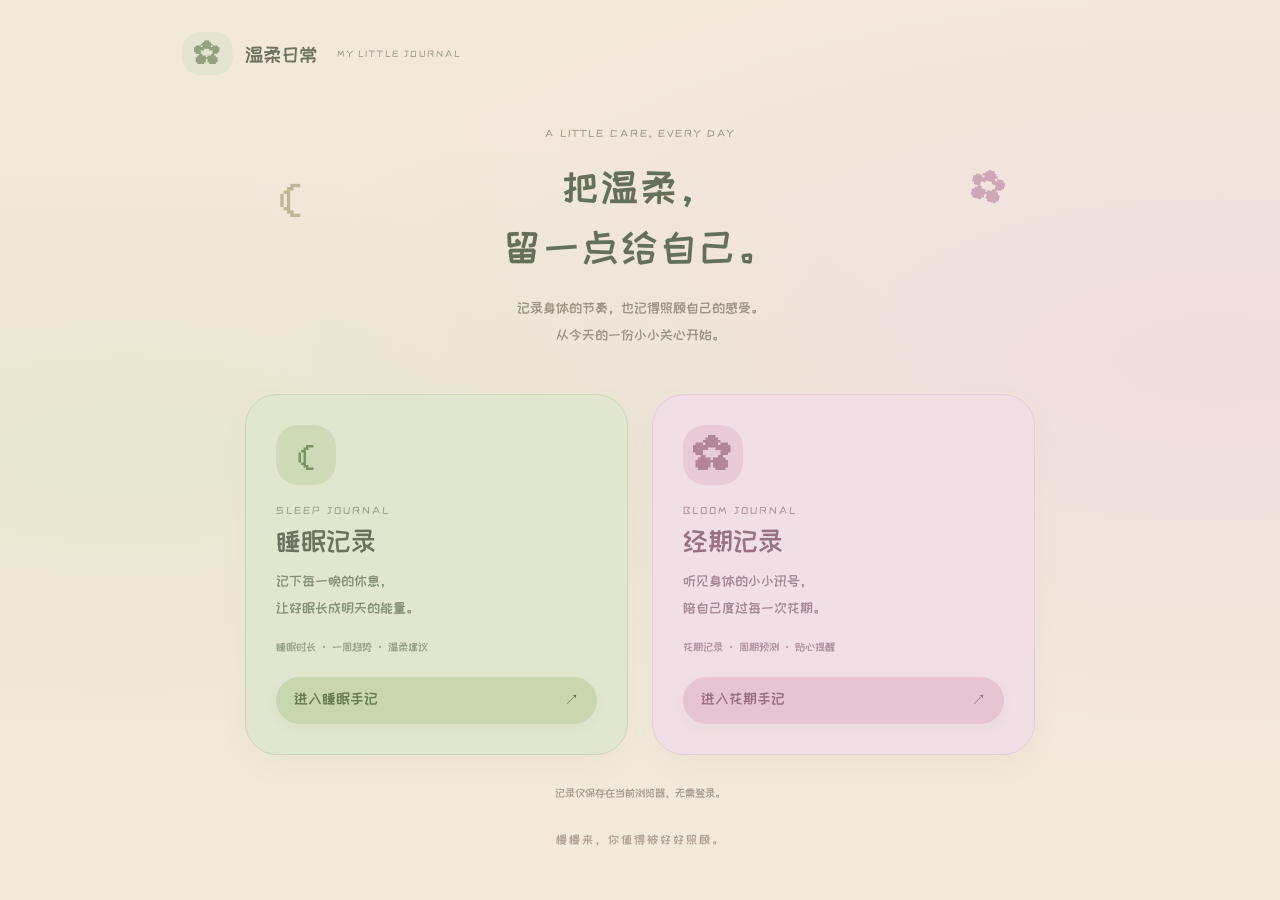
<file: index.html>
<!doctype html>
<html lang="zh-CN">
<head>
<meta charset="UTF-8"><meta name="viewport" content="width=device-width, initial-scale=1"><meta name="theme-color" content="#f3e9db">
<title>温柔日常 · 你的健康小手记</title>
<link rel="icon" href="data:image/svg+xml,%3Csvg xmlns='http://www.w3.org/2000/svg' viewBox='0 0 40 40'%3E%3Ctext y='32' font-size='32'%3E🌷%3C/text%3E%3C/svg%3E">
<link rel="preload" href="assets/fonts/ZCOOLKuaiLe-Regular.ttf" as="font" type="font/ttf" crossorigin>
<style>html,body{background:#f3e9db;color:#6c7160}</style><link rel="stylesheet" href="home.css?v=1">
</head>
<body><main class="home">
<header><span class="brand-icon" aria-hidden="true">✿</span> 温柔日常 <small>MY LITTLE JOURNAL</small></header>
<section class="welcome"><span class="eyebrow">A LITTLE CARE, EVERY DAY</span><div class="decorations" aria-hidden="true"><span>☾</span><span>✿</span></div><h1>把温柔，<br>留一点给自己。</h1><p>记录身体的节奏，也记得照顾自己的感受。<br>从今天的一份小小关心开始。</p></section>
<nav class="tools" aria-label="选择记录工具">
<a class="tool sleep" href="sleep.html"><span class="tool-icon" aria-hidden="true">☾</span><span class="tool-eyebrow">SLEEP JOURNAL</span><h2>睡眠记录</h2><p>记下每一晚的休息，<br>让好眠长成明天的能量。</p><span class="features">睡眠时长 · 一周趋势 · 温柔建议</span><span class="enter">进入睡眠手记 <span aria-hidden="true">↗</span></span></a>
<a class="tool period" href="period.html"><span class="tool-icon" aria-hidden="true">✿</span><span class="tool-eyebrow">BLOOM JOURNAL</span><h2>经期记录</h2><p>听见身体的小小讯号，<br>陪自己度过每一次花期。</p><span class="features">花期记录 · 周期预测 · 贴心提醒</span><span class="enter">进入花期手记 <span aria-hidden="true">↗</span></span></a>
</nav><p class="privacy">记录仅保存在当前浏览器，无需登录。</p><footer>慢慢来，你值得被好好照顾。</footer>
</main></body></html>
</file>
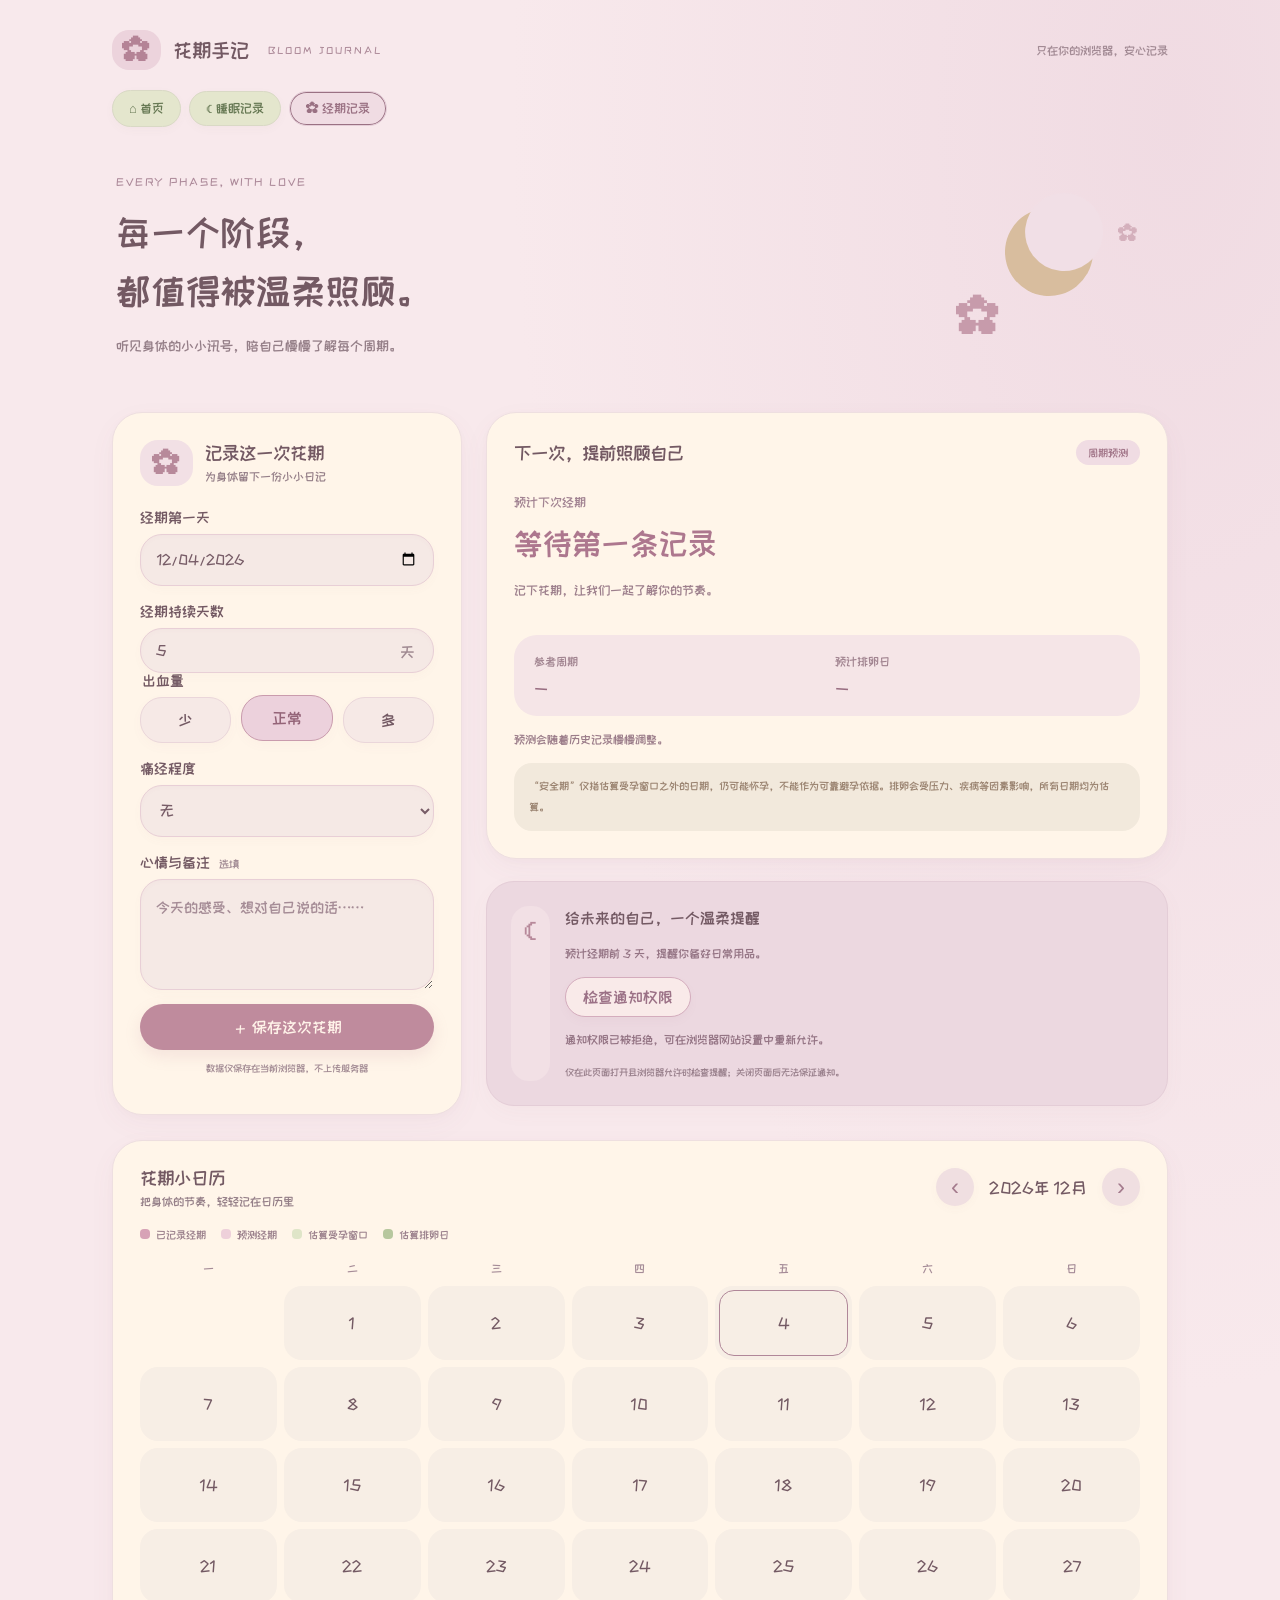
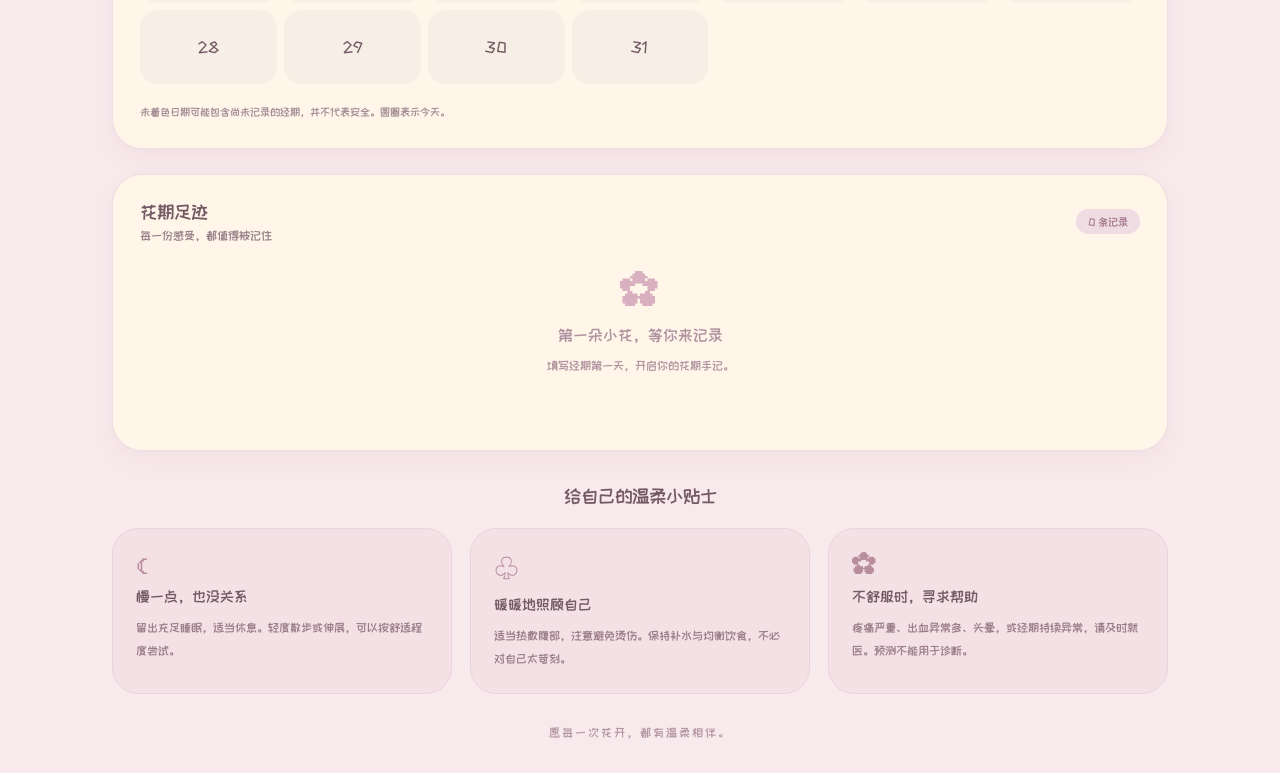
<file: period.html>
<!doctype html>
<html lang="zh-CN">
<head>
<meta charset="utf-8"><meta name="viewport" content="width=device-width, initial-scale=1"><meta name="theme-color" content="#f8e9ec">
<title>花期手记 · 温柔记录每一个周期</title>
<link rel="icon" href="data:image/svg+xml,%3Csvg xmlns='http://www.w3.org/2000/svg' viewBox='0 0 40 40'%3E%3Ctext y='32' font-size='32'%3E🌸%3C/text%3E%3C/svg%3E">
<link rel="preload" href="assets/fonts/ZCOOLKuaiLe-Regular.ttf" as="font" type="font/ttf" crossorigin>
<style>html,body{background:#f8e9ec;color:#735963}</style>
<link rel="stylesheet" href="period.css?v=flower-1"><script src="period.js" defer></script>
<link rel="stylesheet" href="navigation.css?v=1">
</head>
<body><main class="app">
<header><a class="brand" href="period.html"><span aria-hidden="true">✿</span> 花期手记 <small>BLOOM JOURNAL</small></a><span class="header-note">只在你的浏览器，安心记录</span></header>
<nav class="tool-nav" aria-label="工具导航"><a href="index.html">⌂ 首页</a><a href="sleep.html">☾ 睡眠记录</a><a href="period.html" aria-current="page">✿ 经期记录</a></nav>
<section class="hero"><div><span class="eyebrow">EVERY PHASE, WITH LOVE</span><h1>每一个阶段，<br>都值得被温柔照顾。</h1><p>听见身体的小小讯号，陪自己慢慢了解每个周期。</p></div><div class="decoration" aria-hidden="true"><i class="moon"></i><span class="flower">✿</span><span class="tiny-flower">✿</span></div></section>
<div class="dashboard"><section class="card entry"><div class="heading"><span class="icon" aria-hidden="true">✿</span><div><h2>记录这一次花期</h2><p>为身体留下一份小小日记</p></div></div>
<form id="period-form"><label for="start">经期第一天</label><input id="start" type="date" required><label for="duration">经期持续天数</label><div class="input-unit"><input id="duration" type="number" min="1" max="15" value="5" required><span>天</span></div>
<fieldset><legend>出血量</legend><div class="choices"><label><input type="radio" name="flow" value="少"><span>少</span></label><label><input type="radio" name="flow" value="正常" checked><span>正常</span></label><label><input type="radio" name="flow" value="多"><span>多</span></label></div></fieldset>
<label for="pain">痛经程度</label><select id="pain"><option>无</option><option>轻微</option><option>中等</option><option>严重</option></select><label for="note">心情与备注 <small>选填</small></label><textarea id="note" rows="3" maxlength="500" placeholder="今天的感受、想对自己说的话……"></textarea><p id="form-error" class="error" role="alert"></p><button class="primary" type="submit">＋ 保存这次花期</button><p class="privacy">数据仅保存在当前浏览器，不上传服务器</p></form></section>
<div class="overview"><section class="card forecast"><div class="section-title"><h2>下一次，提前照顾自己</h2><span class="badge">周期预测</span></div><div class="next-period"><span>预计下次经期</span><strong id="next-date">等待第一条记录</strong><p id="countdown">记下花期，让我们一起了解你的节奏。</p></div><div class="forecast-grid"><div><span>参考周期</span><strong id="cycle">—</strong></div><div><span>预计排卵日</span><strong id="ovulation">—</strong></div></div><p id="fertile-window" class="prediction-note"></p><p id="lower-risk" class="prediction-note"></p><p id="prediction-basis" class="prediction-note">预测会随着历史记录慢慢调整。</p><div class="caution">“安全期”仅指估算受孕窗口之外的日期，仍可能怀孕，不能作为可靠避孕依据。排卵会受压力、疾病等因素影响，所有日期均为估算。</div></section>
<section class="reminder-card"><span class="icon" aria-hidden="true">☾</span><div><h3>给未来的自己，一个温柔提醒</h3><p>预计经期前 3 天，提醒你备好日常用品。</p><button id="enable-reminders" type="button">开启浏览器提醒</button><p id="notification-status" role="status"></p><small>仅在此页面打开且浏览器允许时检查提醒；关闭页面后无法保证通知。</small></div></section></div></div>
<section class="card calendar-card"><div class="section-title"><div><h2>花期小日历</h2><p>把身体的节奏，轻轻记在日历里</p></div><div class="calendar-nav"><button id="prev-month" aria-label="上个月" type="button">‹</button><strong id="month-label"></strong><button id="next-month" aria-label="下个月" type="button">›</button></div></div><div class="legend"><span><i class="actual-dot"></i>已记录经期</span><span><i class="predicted-dot"></i>预测经期</span><span><i class="fertile-dot"></i>估算受孕窗口</span><span><i class="ovulation-dot"></i>估算排卵日</span></div><div class="weekdays" aria-hidden="true"><span>一</span><span>二</span><span>三</span><span>四</span><span>五</span><span>六</span><span>日</span></div><div id="calendar" class="calendar" role="list" aria-label="本月日期与经期状态"></div><p class="calendar-note">未着色日期可能包含尚未记录的经期，并不代表安全。圆圈表示今天。</p></section>
<section class="card history"><div class="section-title"><div><h2>花期足迹</h2><p>每一份感受，都值得被记住</p></div><span id="record-count" class="badge" aria-live="polite">0 条记录</span></div><div id="empty-state"><span aria-hidden="true">✿</span><h3>第一朵小花，等你来记录</h3><p>填写经期第一天，开启你的花期手记。</p></div><ul id="record-list"></ul></section>
<section class="tips"><h2>给自己的温柔小贴士</h2><div class="tips-grid"><article><span aria-hidden="true">☾</span><h3>慢一点，也没关系</h3><p>留出充足睡眠，适当休息。轻度散步或伸展，可以按舒适程度尝试。</p></article><article><span aria-hidden="true">♧</span><h3>暖暖地照顾自己</h3><p>适当热敷腹部，注意避免烫伤。保持补水与均衡饮食，不必对自己太苛刻。</p></article><article><span aria-hidden="true">✿</span><h3>不舒服时，寻求帮助</h3><p>疼痛严重、出血异常多、头晕，或经期持续异常，请及时就医。预测不能用于诊断。</p></article></div></section><p id="storage-status" class="error" role="status"></p><footer>愿每一次花开，都有温柔相伴。</footer>
</main></body></html>
</file>
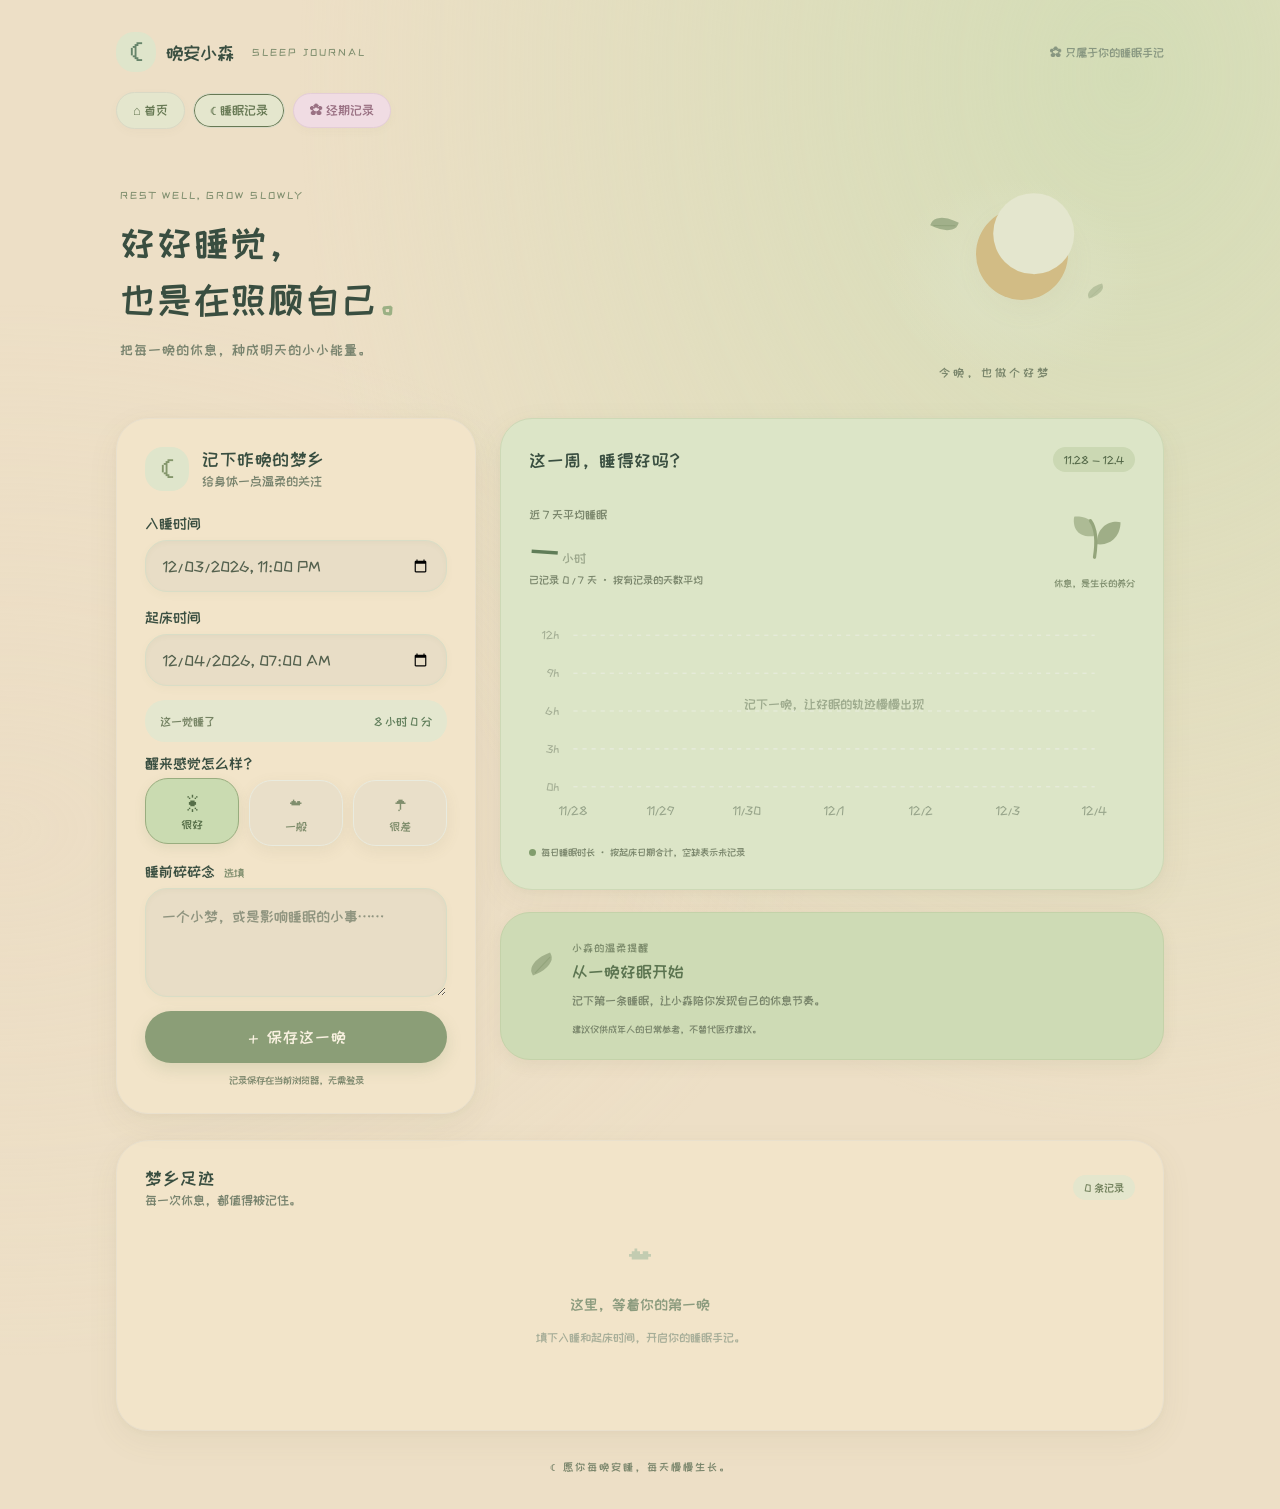
<file: sleep.html>
<!doctype html>
<html lang="zh-CN">
<head>
  <meta charset="UTF-8">
  <meta name="viewport" content="width=device-width, initial-scale=1">
  <meta name="theme-color" content="#f3e9d8">
  <title>晚安小森 · 睡眠手记</title>
  <link rel="icon" href="data:image/svg+xml,%3Csvg xmlns='http://www.w3.org/2000/svg' viewBox='0 0 40 40'%3E%3Ctext y='32' font-size='32'%3E🌙%3C/text%3E%3C/svg%3E">
  <link rel="preload" href="assets/fonts/ZCOOLKuaiLe-Regular.ttf" as="font" type="font/ttf" crossorigin>
  <style>
    /* Keep the warm theme visible while the full stylesheet loads. */
    html, body { background-color: #eddfc6; color: #394e40; }
    .card { background-color: #f2e4c9; }
    .week-card, .advice-card { background-color: #dce5c7; }
  </style>
  <link rel="stylesheet" href="style.css?v=matcha-20261022-2">
  <script src="main.js" defer></script>
<link rel="stylesheet" href="navigation.css?v=1">
</head>
<body>
  <main class="app">
    <header class="page-header">
      <a class="brand" href="sleep.html"><span class="brand-icon" aria-hidden="true">☾</span> 晚安小森 <span class="brand-en">SLEEP JOURNAL</span></a>
      <span class="local-badge">✿ 只属于你的睡眠手记</span>
    </header>
<nav class="tool-nav" aria-label="工具导航"><a href="index.html">⌂ 首页</a><a href="sleep.html" aria-current="page">☾ 睡眠记录</a><a href="period.html">✿ 经期记录</a></nav>
    <section class="welcome">
      <div><span class="eyebrow">REST WELL, GROW SLOWLY</span><h1>好好睡觉，<br>也是在照顾自己<span>。</span></h1><p>把每一晚的休息，种成明天的小小能量。</p></div>
      <div class="moon-scene" aria-hidden="true"><span class="decor-leaf leaf-one"></span><span class="decor-leaf leaf-two"></span><div class="moon"></div><span class="scene-caption">今晚，也做个好梦</span></div>
    </section>
    <div class="dashboard">
      <section class="card entry-card" aria-labelledby="entry-title">
        <div class="section-title"><span class="icon-tile" aria-hidden="true">☾</span><div><h2 id="entry-title">记下昨晚的梦乡</h2><p>给身体一点温柔的关注</p></div></div>
        <form id="sleep-form">
          <label for="bedtime">入睡时间</label><input id="bedtime" type="datetime-local" required>
          <label for="wake-time">起床时间</label><input id="wake-time" type="datetime-local" required>
          <div class="duration-preview" aria-live="polite"><span>这一觉睡了</span><strong id="duration">等待填写时间</strong></div>
          <fieldset><legend>醒来感觉怎么样？</legend><div class="quality-options">
            <label class="quality-option"><input type="radio" name="quality" value="很好" checked><span>☀<small>很好</small></span></label>
            <label class="quality-option"><input type="radio" name="quality" value="一般"><span>☁<small>一般</small></span></label>
            <label class="quality-option"><input type="radio" name="quality" value="很差"><span>☂<small>很差</small></span></label>
          </div></fieldset>
          <label for="note">睡前碎碎念 <span class="optional">选填</span></label><textarea id="note" rows="3" maxlength="500" placeholder="一个小梦，或是影响睡眠的小事……"></textarea>
          <p id="form-error" class="error" role="alert"></p><button class="save-button" type="submit">＋ 保存这一晚</button>
          <p class="storage-note">记录保存在当前浏览器，无需登录</p>
        </form>
      </section>
      <div class="overview">
        <section class="card week-card" aria-labelledby="week-title">
          <div class="section-heading"><h2 id="week-title">这一周，睡得好吗？</h2><span id="week-range" class="pill"></span></div>
          <div class="stats"><div><span class="stat-label">近 7 天平均睡眠</span><strong id="average">—<small> 小时</small></strong><span id="days-count" class="stat-detail">还没有睡眠记录</span></div><div class="little-plant" aria-hidden="true"><svg class="sprout" viewBox="0 0 80 80" fill="none"><path d="M40 68C43 49 43 34 35 23" stroke="currentColor" stroke-width="4" stroke-linecap="round"/><path d="M39 42C17 44 13 29 15 18C32 17 44 25 39 42Z" fill="currentColor" opacity=".65"/><path d="M43 52C42 30 60 22 72 25C72 41 61 54 43 52Z" fill="currentColor" opacity=".85"/></svg><span>休息，是生长的养分</span></div></div>
          <div class="chart-wrap"><svg id="sleep-chart" viewBox="0 0 600 220" role="img" aria-labelledby="chart-title chart-description"><title id="chart-title">近七天睡眠时长折线图</title><desc id="chart-description">暂无数据</desc></svg></div>
          <p class="chart-note"><span class="legend-dot"></span>每日睡眠时长 <span>· 按起床日期合计，空缺表示未记录</span></p>
        </section>
        <section class="advice-card" aria-live="polite"><span class="advice-icon" aria-hidden="true"><i class="decor-leaf"></i></span><div><span class="eyebrow">小森的温柔提醒</span><h3 id="advice-title">从一晚好眠开始</h3><p id="advice-text">记下第一条睡眠，让小森陪你发现自己的休息节奏。</p><small>建议仅供成年人的日常参考，不替代医疗建议。</small></div></section>
      </div>
    </div>
    <section class="card history-card" aria-labelledby="history-title"><div class="section-heading"><div><h2 id="history-title">梦乡足迹</h2><p>每一次休息，都值得被记住。</p></div><span id="record-count" class="pill" aria-live="polite">0 条记录</span></div><div id="empty-state"><span aria-hidden="true">☁</span><h3>这里，等着你的第一晚</h3><p>填下入睡和起床时间，开启你的睡眠手记。</p></div><ul id="record-list"></ul></section>
    <p id="storage-status" role="status"></p>
    <footer class="page-footer">☾ 愿你每晚安睡，每天慢慢生长。</footer>
  </main>
</body>
</html>
</file>
<file: home.css>
/* ZCOOL KuaiLe · SIL OFL license in assets/fonts/OFL.txt */
@font-face{font-family:Daily;src:url("assets/fonts/ZCOOLKuaiLe-Regular.ttf") format("truetype");font-display:swap;font-weight:400}
*{box-sizing:border-box}html{font-family:Daily,sans-serif;background:#f3e9db;color:#65705b;font-synthesis:none}body{margin:0;min-height:100vh;background:radial-gradient(ellipse at 10% 50%,#dce5c780,transparent 55%),radial-gradient(ellipse at 95% 40%,#efd8e1a0,transparent 55%),#f3e9db}.home{max-width:980px;margin:auto;padding:32px}header{display:flex;align-items:center;gap:12px;font-size:20px}header small{font-size:9px;letter-spacing:2px;color:#9b9c87;margin-left:8px}.brand-icon{font-size:27px;background:#e3e5d0;padding:8px 12px;border-radius:18px;color:#94a180}.welcome{position:relative;text-align:center;padding:48px 0 32px}.eyebrow{font-size:10px;letter-spacing:2px;color:#9b9d87}h1{font-size:40px;font-weight:400;line-height:1.5;margin:18px 0;color:#65705b;letter-spacing:2px}.welcome p{font-size:14px;line-height:1.9;color:#999283}.decorations{position:absolute;left:0;right:0;top:95px;display:flex;justify-content:space-between;padding:0 95px;pointer-events:none;color:#b9b996;font-size:53px}.decorations span:last-child{font-size:35px;color:#cda7b5;transform:rotate(15deg)}.tools{display:grid;grid-template-columns:repeat(2,minmax(0,1fr));gap:24px;max-width:790px;margin:0 auto}.tool{display:block;padding:30px;text-decoration:none;color:inherit;border:1px solid #ccd7b4;border-radius:32px;background:#e1e7cf;box-shadow:0 10px 28px #7c80600d;transition:transform .3s,box-shadow .3s}.tool:hover{transform:translateY(-5px);box-shadow:0 15px 35px #7c80601a}.tool:focus-visible{outline:3px solid #a48a94;outline-offset:5px}.tool-icon{display:inline-grid;place-items:center;width:60px;height:60px;font-size:40px;border-radius:22px;background:#cfdab8;color:#7d9367;margin-bottom:20px}.tool-eyebrow{display:block;font-size:10px;letter-spacing:2px;color:#94a382}.tool h2{font-size:27px;font-weight:400;margin:12px 0}.tool p{font-size:14px;line-height:1.9;color:#829075;margin-bottom:20px}.features{display:block;font-size:11px;color:#94a082;margin-bottom:25px}.enter{display:flex;justify-content:space-between;background:#c9d7b0;color:#62784f;border-radius:24px;padding:14px 18px;font-size:15px;box-shadow:0 4px 12px #7b8f6210}.period{background:#f1dfe5;border-color:#e7cdd8;color:#987282}.period .tool-icon{background:#e8cbd6;color:#b38598}.period .tool-eyebrow,.period .features{color:#b08e9d}.period p{color:#a58694}.period .enter{background:#e6c4d2;color:#996b80}.privacy{text-align:center;font-size:11px;color:#a69a90;line-height:1.8;margin:28px 0}footer{text-align:center;font-size:12px;letter-spacing:2px;color:#b09f96;margin-top:30px}@media(max-width:600px){.home{padding:24px 20px}header{font-size:18px}header small{font-size:8px;letter-spacing:1px}.welcome{padding:36px 0 24px}h1{font-size:33px}.welcome p{font-size:12px}.decorations{padding:0 5px;top:85px;font-size:38px}.decorations span:last-child{font-size:25px}.tools{grid-template-columns:1fr;gap:20px}.tool{padding:26px;border-radius:29px}.tool-icon{width:50px;height:50px;font-size:33px;margin-bottom:16px}.tool h2{font-size:25px}.tool p{font-size:13px}.features{margin-bottom:20px}}@media(prefers-reduced-motion:reduce){.tool{transition:none}}
</file>
<file: period.css>
/* ZCOOL KuaiLe · SIL Open Font License: assets/fonts/OFL.txt */
@font-face{font-family:Bloom;src:url("assets/fonts/ZCOOLKuaiLe-Regular.ttf") format("truetype");font-display:swap;font-weight:400}
:root{font-family:Bloom,sans-serif;color:#705762;background:#f8e9ec;color-scheme:light;font-synthesis:none;--pink:#c28b9c;--muted:#957f88;--cream:#fff5e9;--line:#eddae0}
*{box-sizing:border-box;font-family:inherit}body{margin:0;background:radial-gradient(ellipse at 92% 5%,#ead0db90,transparent 40%),#f8e9ec}button,input,select,textarea{font:inherit}button{cursor:pointer}button,input,select,textarea,.choices span{transition:background .25s,box-shadow .25s,transform .25s,border-color .25s}button:focus-visible,a:focus-visible,input:focus-visible,select:focus-visible,textarea:focus-visible{outline:3px solid #bd8d9c;outline-offset:3px}button:hover{transform:translateY(-2px)}button:active{transform:scale(.98)}a{color:inherit;text-decoration:none}.app{max-width:1120px;margin:auto;padding:30px 32px}header,.brand,.section-title,.heading{display:flex;align-items:center}header,.section-title{justify-content:space-between;gap:16px}.brand{font-size:21px;gap:12px}.brand>span{background:#ecd3dc;color:#b48396;font-size:29px;padding:5px 10px;border-radius:17px}.brand small{font-size:10px;letter-spacing:2px;color:#aa8796;margin-left:7px}.header-note{font-size:12px;color:#a28a94}.hero{display:flex;justify-content:space-between;align-items:center;padding:45px 20px 38px 4px}.eyebrow{font-size:11px;letter-spacing:2px;color:#ac8999}h1{font-size:37px;line-height:1.6;font-weight:400;letter-spacing:1px;margin:14px 0}.hero p{font-size:14px;color:var(--muted);line-height:1.8}.decoration{position:relative;width:210px;height:175px;flex-shrink:0}.moon{position:absolute;width:88px;height:88px;border-radius:50%;background:#d8bd9e;top:23px;left:67px;transform:rotate(-16deg);animation:float 7s ease-in-out infinite}.moon:after{content:"";position:absolute;background:#f1dfe6;width:78px;height:78px;border-radius:50%;left:25px;top:-10px}.flower{position:absolute;font-size:45px;left:18px;bottom:20px;color:#c79bab}.tiny-flower{position:absolute;font-size:20px;right:10px;top:38px;color:#d4b0bc}.dashboard{display:grid;grid-template-columns:350px minmax(0,1fr);gap:24px;align-items:start}.card{background:var(--cream);border:1px solid #eedfe0;border-radius:30px;padding:27px;box-shadow:0 9px 28px #8c63730b,0 2px 7px #8c637306}.heading{gap:12px;margin-bottom:24px}.icon{font-size:29px;color:#b7899a;background:#f2e0e5;border-radius:18px;padding:8px 12px;flex-shrink:0}h2,h3,strong{font-weight:400}h2{font-size:19px;margin:0}h3{font-size:16px}.heading p,.section-title p{font-size:12px;color:var(--muted);margin:8px 0 0}form>label,legend{display:block;font-size:15px;margin:18px 0 9px}label small{font-size:11px;color:#a28b94;margin-left:5px}input[type=date],input[type=number],select,textarea{display:block;min-width:0;width:100%;background:#f5e9e5;border:1px solid #e8cfd6;border-radius:22px;padding:14px 15px;color:#775c67;font-size:15px;box-shadow:inset 0 2px 4px #99697b06,0 4px 10px #99697b07}input[type=date],select{min-height:52px}input:focus,textarea:focus,select:focus{background:#faeee9;box-shadow:0 0 0 4px #d7afbe25}textarea{resize:vertical;line-height:1.8}textarea::placeholder{color:#a58c96}.input-unit{position:relative}.input-unit input{padding-right:48px}.input-unit>span{position:absolute;right:19px;top:16px;color:#a08a92}fieldset{border:0;margin:0;padding:0;min-width:0}.choices{display:flex;gap:10px}.choices label{flex:1;position:relative;cursor:pointer;text-align:center}.choices input{position:absolute;opacity:0;width:1px;height:1px}.choices span{display:block;padding:14px;background:#f6e9e6;border:1px solid #ead6da;border-radius:22px;box-shadow:0 4px 12px #99697b08}.choices input:checked+span{background:#ecd1dc;border-color:#c99bad;color:#946478;transform:translateY(-2px)}.choices input:focus-visible+span{outline:3px solid #bd8d9c;outline-offset:2px}.primary{border:0;border-radius:26px;padding:15px;width:100%;margin-top:14px;background:#bf8b9d;color:#fff3e9;box-shadow:0 6px 16px #b77f9328;font-size:16px}.primary:hover{background:#ad788d}.privacy{font-size:10px;color:#a28a93;text-align:center;line-height:1.7}.error{font-size:13px;line-height:1.7;color:#a15969}.error:empty{display:none}.overview{display:grid;gap:22px;min-width:0}.badge{background:#f0dce3;border-radius:20px;padding:7px 12px;font-size:11px;color:#a27689;white-space:nowrap}.next-period{padding:28px 0 20px}.next-period>span{font-size:13px;color:#a28392}.next-period strong{display:block;font-size:31px;color:#ad778e;margin:12px 0;line-height:1.5}.next-period p{font-size:13px;color:#9d7f8c;line-height:1.7}.forecast-grid{display:grid;grid-template-columns:1fr 1fr;background:#f5e5e7;border-radius:23px;padding:20px;gap:15px}.forecast-grid span{font-size:12px;color:#a18490;display:block}.forecast-grid strong{display:block;font-size:19px;margin-top:10px;color:#986d81}.prediction-note{font-size:12px;line-height:1.9;color:#9b7c89}.caution{font-size:11px;line-height:1.9;background:#f2e9dc;border-radius:18px;color:#9a8370;padding:13px 15px}.reminder-card{display:flex;gap:15px;background:#ecd8e0;border:1px solid #e4cdd7;border-radius:28px;padding:24px;box-shadow:0 7px 22px #99697b09}.reminder-card h3{margin:0 0 10px;line-height:1.6}.reminder-card p{font-size:12px;line-height:1.8;color:#947484}.reminder-card button{border:1px solid #d4acbd;background:#f9eae9;border-radius:22px;color:#9b7186;padding:11px 17px;box-shadow:0 4px 10px #99697b0a}.reminder-card small{display:block;font-size:10px;line-height:1.8;color:#987f8b}.calendar-card,.history{margin-top:25px}.calendar-nav{display:flex;gap:14px;align-items:center}.calendar-nav strong{font-size:17px;min-width:100px;text-align:center}.calendar-nav button,.delete-button{border:0;background:#f0dfe1;color:#a47b8d;width:38px;height:38px;border-radius:50%;font-size:24px;box-shadow:0 3px 9px #99697b09}.legend{display:flex;flex-wrap:wrap;gap:15px;margin:22px 0;color:#9b808c;font-size:11px}.legend i{width:10px;height:10px;display:inline-block;border-radius:4px;margin-right:6px}.actual-dot{background:#d7a3b6}.predicted-dot{background:#eed0da}.fertile-dot{background:#dfe5c8}.ovulation-dot{background:#b7c79e}.weekdays,.calendar{display:grid;grid-template-columns:repeat(7,minmax(0,1fr));gap:7px}.weekdays{text-align:center;color:#a58b97;font-size:12px;margin-bottom:12px}.day{min-height:74px;border-radius:18px;background:#f7eee5;display:flex;flex-direction:column;align-items:center;justify-content:center;gap:7px;font-size:16px;position:relative}.day small{font-size:9px;line-height:1.4}.day.actual{background:#e7baca;color:#825469}.day.predicted{background:#f0d7df;color:#a17486}.day.fertile{background:#e3e8d1;color:#7c8b64}.day.ovulation{background:#cbd7b6;color:#62734d}.day.today:after{content:"";position:absolute;inset:4px;border:1.5px solid #b08799;border-radius:15px;pointer-events:none}.calendar-note{font-size:11px;color:#a28b94;line-height:1.8;margin:18px 0 0}ul{list-style:none;padding:0;margin:20px 0 0}.record{display:flex;gap:18px;align-items:center;border-top:1px solid var(--line);padding:20px 0}.date-tile{display:grid;place-items:center;background:#f0dce2;border-radius:19px;min-width:58px;padding:11px;font-size:10px;color:#a37d8f;gap:4px}.date-tile strong{font-size:23px}.record-body{flex:1;min-width:0}.record-body h3{margin:0 0 8px}.record-meta{font-size:12px;color:#a17f8e;line-height:1.8}.record-note{font-size:13px;color:#8c7280;white-space:pre-wrap;overflow-wrap:anywhere;line-height:1.8;margin:8px 0 0}.delete-button{flex-shrink:0;font-size:21px}.delete-button:hover{background:#ead0d9}#empty-state{text-align:center;padding:30px 0 20px;color:#af929f}#empty-state>span{font-size:40px;color:#d8b0bf}#empty-state h3{font-size:16px}#empty-state p{font-size:12px}.tips{margin:35px 0 0}.tips>h2{text-align:center;margin-bottom:23px}.tips-grid{display:grid;grid-template-columns:repeat(3,1fr);gap:18px}.tips article{padding:23px;background:#f4e1e5;border-radius:26px;border:1px solid #ead3dc}.tips article>span{font-size:25px;color:#b88e9d}.tips h3{font-size:15px;margin:12px 0}.tips p{font-size:12px;color:#9a7d8a;line-height:1.9;margin:0}footer{text-align:center;font-size:12px;letter-spacing:2px;color:#b496a4;padding:32px 0 5px}[hidden]{display:none!important}@keyframes float{0%,100%{transform:translateY(0) rotate(-16deg)}50%{transform:translateY(-5px) rotate(-12deg)}}
@media(max-width:850px){.app{padding:24px}.dashboard{grid-template-columns:310px minmax(0,1fr);gap:18px}.card{padding:23px}.brand small{display:none}.section-title{flex-wrap:wrap}.reminder-card{padding:22px}.reminder-card .icon{display:none}.forecast-grid{padding:16px}.next-period strong{font-size:27px}}
@media(max-width:680px){.app{padding:20px 16px}.brand{font-size:19px}.header-note{font-size:10px;max-width:120px;text-align:right}.hero{padding:30px 0 26px}.hero>div:first-child{min-width:0}h1{font-size:27px;letter-spacing:0}.hero p{font-size:12px}.eyebrow{font-size:8px;letter-spacing:1px}.decoration{width:94px;height:140px;overflow:hidden}.moon{width:61px;height:61px;left:17px;top:30px}.moon:after{width:56px;height:56px;left:19px;top:-9px}.flower{font-size:25px;left:5px;bottom:12px}.tiny-flower{font-size:12px;right:0;top:18px}.dashboard{grid-template-columns:1fr}.card{border-radius:27px;padding:22px}.next-period strong{font-size:29px}.calendar-nav{gap:10px}.calendar-nav button{width:34px;height:34px}.calendar{gap:4px}.weekdays{gap:4px}.day{min-height:52px;font-size:14px;border-radius:13px;gap:4px}.day small{font-size:8px}.day.today:after{inset:2px;border-radius:11px}.legend{gap:10px;font-size:10px}.record{gap:12px;align-items:start}.date-tile{min-width:46px;padding:10px 7px}.record-body h3{font-size:14px;line-height:1.6}.record-meta{font-size:11px}.tips-grid{grid-template-columns:1fr;gap:12px}.tips article{padding:21px}.calendar-card .section-title{gap:20px}.calendar-nav{width:100%;justify-content:space-between}.delete-button{width:34px;height:34px}.next-period{padding-top:22px}.forecast-grid strong{font-size:18px}}
@media(prefers-reduced-motion:reduce){*,*:before,*:after{animation:none!important;transition:none!important}}
</file>
<file: navigation.css>
/* Shared navigation keeps both journals within easy reach. */
.tool-nav{display:flex;gap:8px;flex-wrap:wrap;align-items:center;margin:20px 0 0;font-size:13px}
.tool-nav a{padding:10px 16px;border:1px solid #d9d9c5;background:#e4e6cd;color:#677954;border-radius:22px;box-shadow:0 3px 10px #77665009;text-decoration:none;transition:transform .25s,background .25s}
.tool-nav a:last-child{background:#f0dce3;color:#9a7183;border-color:#e4cdd7}
.tool-nav a[aria-current=page]{box-shadow:inset 0 0 0 1px currentColor}
.tool-nav a:hover{transform:translateY(-2px)}
.tool-nav a:focus-visible{outline:3px solid #b28b9b;outline-offset:3px}
@media(prefers-reduced-motion:reduce){.tool-nav a{transition:none}}
</file>
<file: style.css>
/* ZCOOL KuaiLe, distributed under the SIL Open Font License (assets/fonts/OFL.txt). */
@font-face {
  font-family: "Forest Cute";
  src: url("assets/fonts/ZCOOLKuaiLe-Regular.ttf") format("truetype");
  font-weight: 400;
  font-style: normal;
  font-display: swap;
}

:root{font-family:"Forest Cute",sans-serif;color:#394e40;background:#eddfc6;font-synthesis:none;color-scheme:light;--green:#63836a;--muted:#8c9789;--line:#edf0e6}
*{box-sizing:border-box}
body{margin:0;background:radial-gradient(ellipse at 90% 8%,#e9eedf80,transparent 38%),#eddfc6}
button,input,textarea{font:inherit}
button{cursor:pointer}
a{color:inherit;text-decoration:none}
button,input,textarea,.quality-option span{transition:background .25s,border-color .25s,box-shadow .25s,transform .25s}
button:focus-visible,a:focus-visible,input:focus-visible,textarea:focus-visible{outline:3px solid #a9c39b;outline-offset:3px}
.app{max-width:1120px;margin:auto;padding:32px 36px}
.page-header,.brand,.section-title,.section-heading{display:flex;align-items:center}
.page-header,.section-heading{justify-content:space-between;gap:16px}
.brand{gap:10px;font-size:19px;font-weight:bold}
.brand-icon{background:#e4eadb;border-radius:14px;width:40px;height:40px;text-align:center;line-height:37px;font-size:30px;color:#66846a}
.brand-en{font-size:10px;letter-spacing:2px;font-weight:normal;color:#9aab95;margin-left:8px}
.local-badge{font-size:12px;color:#889781}
.welcome{display:flex;justify-content:space-between;align-items:center;padding:49px 20px 40px 4px}
.eyebrow{font-size:10px;letter-spacing:2px;color:#91a084}
h1{font-size:38px;line-height:1.5;letter-spacing:2px;margin:14px 0}
h1 span{color:#9bb084}
.welcome p{font-size:14px;color:var(--muted);letter-spacing:1px}
.moon-scene{position:relative;width:260px;height:200px;background:radial-gradient(ellipse,#e6ebd8 10%,transparent 69%);text-align:center}
.moon{font-size:145px;line-height:140px;color:#ddbf78;transform:rotate(-20deg);text-shadow:2px 4px 0 #e9d7a9}
.star{position:absolute;color:#a6b48f}
.star-one{top:17px;left:36px;font-size:24px}
.star-two{right:24px;top:52px;font-size:32px}
.cloud{position:absolute;left:40px;bottom:27px;font-size:69px;color:#f5e8d0;text-shadow:0 3px 10px #80926d15}
.scene-caption{position:absolute;bottom:0;left:55px;font-size:12px;color:#9ba18a;letter-spacing:3px}
.dashboard{display:grid;grid-template-columns:360px minmax(0,1fr);gap:24px;align-items:start}
.card{background:#f2e4c9;border:1px solid #eeeee3;border-radius:26px;box-shadow:0 8px 30px #54624906}
.entry-card{padding:28px}
.section-title{gap:13px;margin-bottom:25px}
.icon-tile{background:#edf0e3;border-radius:14px;width:44px;height:44px;line-height:40px;text-align:center;font-size:30px;color:#84966b}
h2{font-size:18px;margin:0;font-weight:600;letter-spacing:.5px}
.section-title p,.section-heading p{font-size:12px;color:var(--muted);margin:7px 0 0}
form>label,legend{display:block;font-size:13px;margin:18px 0 9px}
input[type=datetime-local],textarea{width:100%;min-width:0;max-width:100%;padding:12px;border:1px solid #e4e8dc;border-radius:12px;background:#f1eadb;color:#53604d;font-size:13px}
textarea{resize:vertical;line-height:1.7}
textarea::placeholder{color:#a4aa99}
input:hover,textarea:hover{border-color:#afc09e}
.duration-preview{display:flex;justify-content:space-between;gap:10px;padding:13px 12px;background:#eff3e7;border-radius:11px;font-size:12px;margin:14px 0;color:#829374}
.duration-preview strong{font-weight:500;color:#5f7d5a}
fieldset{border:0;margin:0;padding:0;min-width:0}
legend{margin-top:8px;padding:0}
.quality-options{display:flex;gap:10px}
.quality-option{position:relative;flex:1;text-align:center;cursor:pointer}
.quality-option input{position:absolute;opacity:0;width:1px;height:1px}
.quality-option span{display:block;background:#f2ebdc;border:1px solid #e9ebdf;border-radius:13px;padding:10px;color:#a6ad93;font-size:23px}
.quality-option small{display:block;font-size:12px;margin-top:3px}
.quality-option input:checked+span{background:#eaf0df;border-color:#9caf84;color:#648056}
.quality-option input:focus-visible+span{outline:3px solid #a9c39b;outline-offset:2px}
.optional{font-size:11px;color:#a0a891;margin-left:5px}
.save-button{width:100%;background:#74916a;border:0;border-radius:13px;color:#fbf2df;padding:14px;font-size:14px;letter-spacing:1px;box-shadow:0 4px 9px #63836a12}
.save-button:hover{background:#637f59;transform:translateY(-1px)}
.storage-note{font-size:10px;color:#a1a893;text-align:center;margin:12px 0 0}
.error{font-size:12px;color:#ad6c50;line-height:1.5}
.error:empty{display:none}
.overview{display:grid;gap:22px;min-width:0}
.week-card{padding:28px}
.pill{background:#f1f3e8;color:#8b997c;font-size:11px;padding:7px 11px;border-radius:20px;white-space:nowrap}
.stats{display:flex;justify-content:space-between;align-items:center;margin:30px 0 18px}
.stat-label,.stat-detail{display:block;font-size:12px;color:#97a087}
.stats strong{display:block;color:#607d58;font-size:42px;font-weight:500;margin:6px 0}
.stats strong small{font-size:13px;color:#9ca78c}
.stat-detail{font-size:11px}
.little-plant{text-align:center;font-size:50px;transform:rotate(3deg)}
.little-plant span{display:block;font-size:10px;color:#98a287;margin-top:8px}
.chart-wrap{width:100%;overflow:hidden}
svg{width:100%;display:block;overflow:visible}
.chart-note{font-size:10px;color:#869a78;margin:12px 0 0;line-height:1.8}
.chart-note>span:last-child{color:#a6ae9a}
.legend-dot{display:inline-block;width:7px;height:7px;border-radius:50%;background:#819d6d;margin-right:5px}
.advice-card{display:flex;align-items:start;gap:18px;padding:25px 28px;background:#ecefdf;border:1px solid #e6ead6;border-radius:24px}
.advice-icon{font-size:32px;color:#92a477}
.advice-card .eyebrow{letter-spacing:1px;font-size:11px}
.advice-card h3{font-size:17px;margin:9px 0;color:#5b7450}
.advice-card p{font-size:12px;line-height:1.9;color:#879276;margin:0}
.advice-card small{display:block;font-size:10px;color:#a3ab92;margin-top:12px}
.history-card{padding:28px;margin-top:26px}
ul{list-style:none;margin:20px 0 0;padding:0}
.record{display:flex;align-items:center;gap:20px;padding:20px 0;border-top:1px solid var(--line)}
.date-tile{flex-shrink:0;display:grid;place-items:center;width:58px;height:62px;background:#f1f3e8;border-radius:15px;color:#8d9b7b;font-size:10px}
.date-tile strong{font-size:22px;font-weight:500;color:#6b835a}
.record-body{flex:1;min-width:0}
.record-top{display:flex;align-items:center;gap:12px;flex-wrap:wrap}
.record-duration{font-size:17px;color:#5c7754}
.quality-tag{font-size:10px;padding:4px 9px;border-radius:12px;background:#f4efdf;color:#a68f60}
.record-times{font-size:11px;color:#9ba28e;margin:8px 0;line-height:1.6}
.record-note{font-size:12px;color:#7c8972;margin:6px 0;white-space:pre-wrap;overflow-wrap:anywhere}
.record-evaluation{font-size:11px;color:#96a186;line-height:1.7;margin:7px 0 0}
.delete-button{align-self:center;border:0;background:#f8f5ee;color:#acaa98;width:36px;height:36px;border-radius:12px;font-size:21px;flex-shrink:0}
.delete-button:hover{background:#f7e7df;color:#ad785e}
#empty-state{text-align:center;padding:30px 0 22px;color:#a6ad98}
#empty-state>span{font-size:44px;color:#c3ccb1}
#empty-state h3{font-size:15px;font-weight:500;color:#8b9b7e}
#empty-state p{font-size:12px;line-height:1.8}
#storage-status{font-size:12px;color:#a26c4f;text-align:center}
#storage-status:empty{display:none}
.page-footer{text-align:center;font-size:11px;letter-spacing:2px;color:#a8ae99;padding:30px 0 5px}
[hidden]{display:none!important}

@media(max-width:820px){.app{padding:24px}
.dashboard{grid-template-columns:310px minmax(0,1fr);gap:18px}
.entry-card,.week-card{padding:22px}
.section-heading{flex-wrap:wrap}
.little-plant{display:none}
.brand-en{display:none}
.advice-card{padding:22px;gap:12px}
}

@media(max-width:680px){.app{padding:20px 16px}
.brand{font-size:17px}
.local-badge{font-size:10px}
.welcome{padding:34px 0 28px}
h1{font-size:29px;letter-spacing:1px}
.welcome p{font-size:12px;max-width:230px;line-height:1.8}
.eyebrow{font-size:8px;letter-spacing:1.5px}
.moon-scene{width:110px;height:150px;flex-shrink:0}
.moon{font-size:95px;line-height:110px}
.star-one{left:0;font-size:15px;top:4px}
.star-two{right:0;top:18px;font-size:18px}
.cloud{left:0;bottom:21px;font-size:45px}
.scene-caption{left:0;bottom:0;font-size:8px;letter-spacing:1px}
.dashboard{grid-template-columns:1fr}
.card{border-radius:22px}
.entry-card,.week-card,.history-card{padding:22px}
.overview{gap:18px}
.stats{margin-top:24px}
.little-plant{display:block;font-size:42px}
.record{gap:12px;align-items:start}
.date-tile{width:46px;height:56px}
.record-top{gap:7px}
.record-duration{font-size:15px}
.history-card{margin-top:20px}
.page-footer{font-size:10px;letter-spacing:1px}
.local-badge{max-width:110px;text-align:right}
.section-heading h2{font-size:17px}
}

@media(prefers-reduced-motion:reduce){*,*::before,*::after{transition:none!important;scroll-behavior:auto!important}
}

.moon-scene{overflow:hidden}
.stats>div{min-width:0}
.little-plant span{max-width:120px;line-height:1.6}


/* Soft matcha surfaces and rounded, tactile controls. */
:root {
  --green: #778b65;
  --muted: #78836e;
  --line: #dedfca;
  --soft-shadow: 0 5px 16px rgb(108 111 79 / 9%);
}

body {
  background: radial-gradient(ellipse at 88% 5%, #cddcb2cc, transparent 52%),
    radial-gradient(ellipse at 0% 55%, #eadbc359, transparent 45%), #eddfc6;
}

*, *::before, *::after { font-family: inherit; }

input, button, textarea, input::-webkit-datetime-edit { font-family: "Forest Cute", sans-serif; }

h1, h2, h3, strong, .brand { font-weight: 400; }

.card {
  background: #f2e4c9;
  border-color: #e9e0cd;
  border-radius: 32px;
  box-shadow: 0 10px 32px rgb(110 110 77 / 7%), 0 2px 6px rgb(110 110 77 / 3%);
}

input[type="datetime-local"], textarea {
  background: #e8ddc6;
  border: 1px solid #d9ddc6;
  border-radius: 22px;
  padding: 15px 16px;
  font-size: 15px;
  box-shadow: inset 0 2px 5px rgb(103 116 83 / 4%), 0 3px 8px rgb(103 116 83 / 4%);
}

input[type="datetime-local"] { min-height: 52px; }

input:focus, textarea:focus {
  background: #f5eedf;
  border-color: #9aaa83;
  box-shadow: 0 0 0 4px rgb(159 176 131 / 13%), var(--soft-shadow);
}

input::placeholder, textarea::placeholder { color: #8f947f; }

button, .quality-option span { border-radius: 23px; box-shadow: var(--soft-shadow); }

.quality-option span { background: #e9dfc9; color: #808e6d; padding: 13px 10px; }

.quality-option input:checked + span {
  background: #dce4c8; border-color: #99ad7f; color: #566e48;
  box-shadow: 0 4px 12px rgb(116 139 89 / 12%);
  transform: translateY(-2px);
}

.quality-option:hover span { background: #e7e9d2; transform: translateY(-2px); }

.save-button { border-radius: 26px; min-height: 52px; background: #8b9e77; color: #faf2e1; box-shadow: 0 6px 16px rgb(113 137 86 / 18%); font-size: 16px; }

.save-button:hover { background: #798f64; box-shadow: 0 8px 20px rgb(113 137 86 / 22%); transform: translateY(-2px); }

button:active { transform: translateY(1px) scale(.98); }

.duration-preview { background: #e4e7cf; color: #758363; border-radius: 20px; padding: 15px; }

.brand-icon, .icon-tile { background: #dfe5cb; border-radius: 18px; }

.pill, .date-tile { background: #e4e6cd; color: #6f7f5a; }

.date-tile { border-radius: 20px; }

.quality-tag { background: #ebdfc3; color: #887648; }

.advice-card { background: #dfe5ca; border-color: #d4ddbe; border-radius: 30px; box-shadow: var(--soft-shadow); }

.delete-button { background: #eee2cc; color: #8c9279; border-radius: 50%; width: 40px; height: 40px; }

.delete-button:hover { background: #eddbc8; transform: rotate(8deg); }

.stat-label, .stat-detail, .record-times, .record-evaluation, .storage-note,
.chart-note, .chart-note > span:last-child, .advice-card p, .advice-card small,
.scene-caption, .page-footer { color: #79856b; }

.optional, .eyebrow, .brand-en { color: #7e8d6d; }

.record-note { font-size: 14px; line-height: 1.8; }

form > label, legend { font-size: 15px; }

.section-title p, .section-heading p { font-size: 13px; }

.moon-scene { overflow: hidden; background: radial-gradient(ellipse, #dfe4c8a6 10%, transparent 70%); }

.moon {
  position: absolute; width: 92px; height: 92px; border-radius: 50%;
  left: 92px; top: 30px; background: #d2bc85; transform: rotate(-22deg);
  box-shadow: 0 10px 26px rgb(162 151 99 / 9%);
  animation: moon-drift 7s ease-in-out infinite;
}

.moon::after { content: ""; position: absolute; width: 81px; height: 81px; border-radius: 50%; background: #e4e6ce; top: -9px; left: 24px; }

.decor-leaf { display: inline-block; width: 25px; height: 14px; border-radius: 80% 0 80% 0; background: #a1b08a; transform: rotate(-24deg); }

.decor-leaf::after { content: ""; display: block; width: 22px; height: 1px; background: #83976d80; transform: translate(2px, 8px) rotate(-23deg); }

.leaf-one, .leaf-two { position: absolute; }

.leaf-one { left: 48px; top: 39px; transform: rotate(24deg); }

.leaf-two { right: 36px; top: 106px; transform: rotate(-20deg) scale(.7); opacity: .6; }

.advice-icon { line-height: 1; padding-top: 5px; }

.sprout { width: 65px; height: 65px; margin: auto; color: #94a57b; }

.little-plant { transform: none; }

.little-plant span { color: #7f8e6e; }

input, button, textarea, .quality-option span { transition: background .3s ease, border-color .3s ease, box-shadow .3s ease, transform .3s ease; }

@keyframes moon-drift { 0%,100% { transform: translateY(0) rotate(-22deg); }
 50% { transform: translateY(-5px) rotate(-18deg); }
 }

@media (max-width: 680px) {
  .card, .advice-card { border-radius: 28px; }

  .welcome > div:first-child { min-width: 0; }

  h1 { font-size: 27px; letter-spacing: 0; }

  .moon { width: 65px; height: 65px; left: 27px; top: 30px; }

  .moon::after { width: 58px; height: 58px; left: 19px; top: -8px; }

  .leaf-one { left: 8px; top: 17px; transform: rotate(24deg) scale(.6); }

  .leaf-two { right: 3px; top: 100px; }

  .sprout { width: 52px; height: 52px; }

  .stats { gap: 12px; }

  .little-plant { flex-shrink: 0; }

}

@media (prefers-reduced-motion: reduce) {
  *, *::before, *::after { animation: none !important; transition: none !important; }

}
#sleep-chart circle { fill: #f2e4c9; }
textarea { margin-bottom: 12px; }

/* Visible matcha panels against the warm apricot canvas. */
.week-card { background-color: #dce5c7; border-color: #cdd9b6; }
.advice-card { background-color: #cedbb5; border-color: #c4d2a9; }
.week-card .pill { background-color: #cbd8b3; color: #536747; }
.quality-option input:checked + span { background-color: #cadbb1; }
</file>
